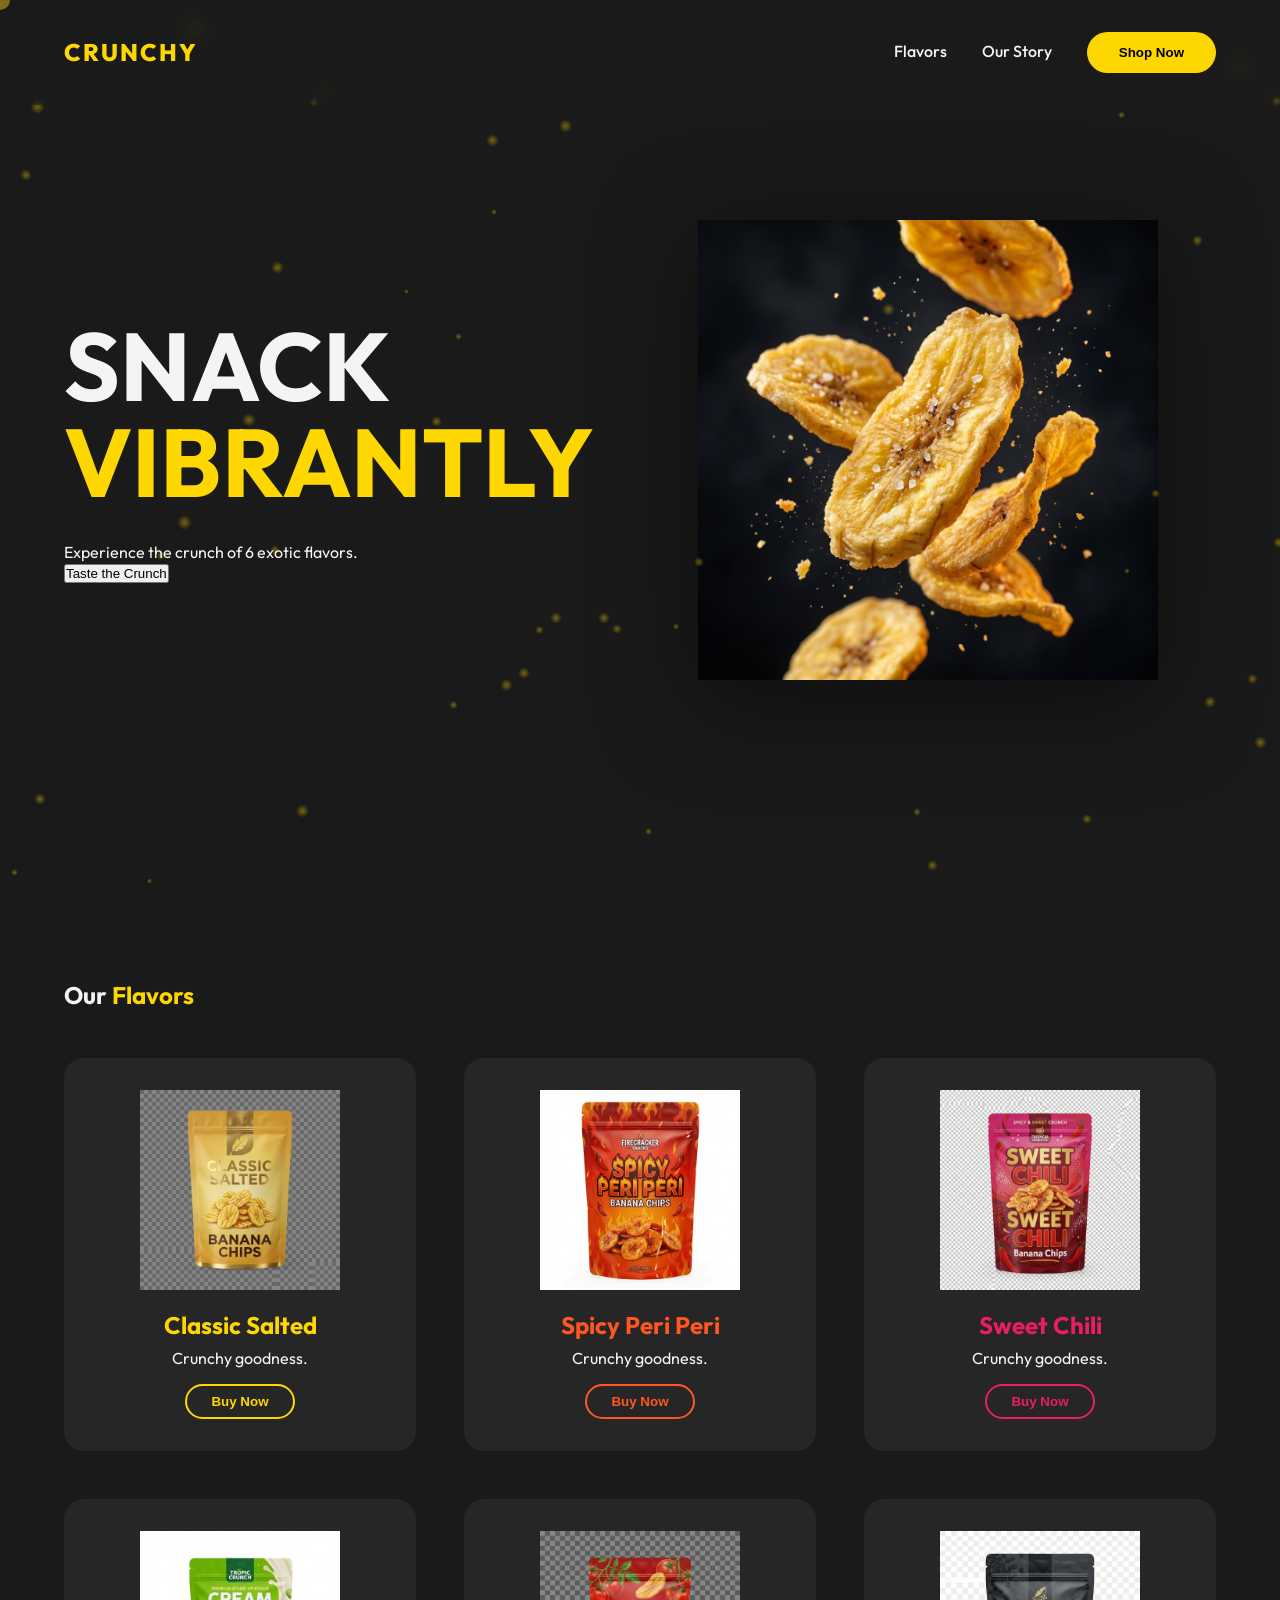
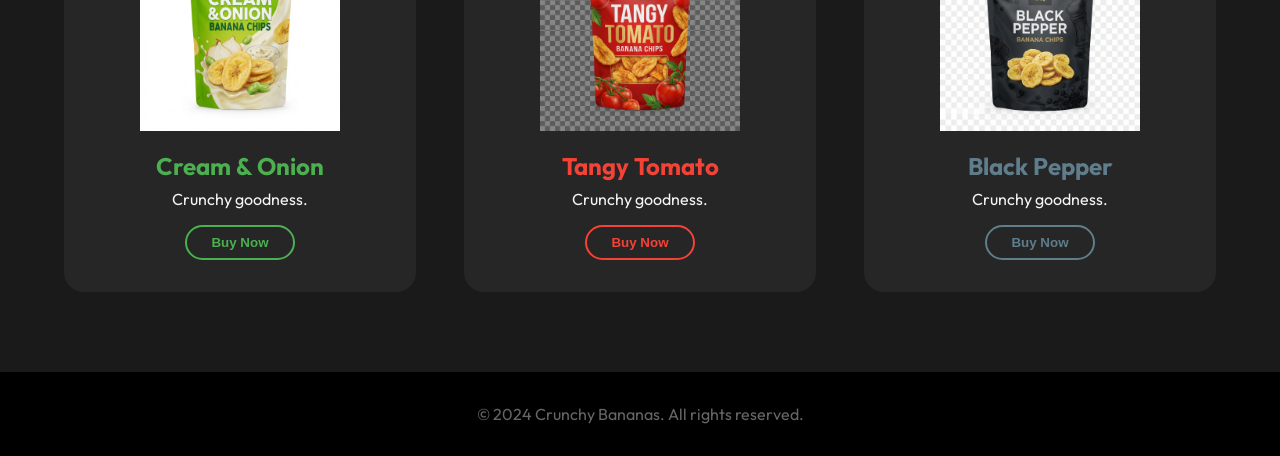
<file: banana-chips-site/index.html>
<!DOCTYPE html>
<html lang="en">
<head>
    <meta charset="UTF-8">
    <meta name="viewport" content="width=device-width, initial-scale=1.0">
    <title>Crunchy Bananas - Premium Chips</title>
    <link rel="stylesheet" href="styles.css">
    <link rel="preconnect" href="https://fonts.googleapis.com">
    <link rel="preconnect" href="https://fonts.gstatic.com" crossorigin>
    <link href="https://fonts.googleapis.com/css2?family=Outfit:wght@300;500;800&display=swap" rel="stylesheet">
</head>
<body>
    <div id="cursor-follower"></div>
    
    <nav>
        <div class="logo">CRUNCHY</div>
        <div class="links">
            <a href="#flavors">Flavors</a>
            <a href="#about">Our Story</a>
            <button class="cta-btn">Shop Now</button>
        </div>
    </nav>

    <header id="hero">
        <div class="hero-content">
            <h1>SNACK <br> <span class="highlight">VIBRANTLY</span></h1>
            <p>Experience the crunch of 6 exotic flavors.</p>
            <button class="main-cta">Taste the Crunch</button>
        </div>
        <div class="hero-visual">
            <img src="assets/hero_chips.png" alt="Floating Banana Chips" id="hero-img">
        </div>
    </header>

    <section id="flavors">
        <h2>Our <span class="highlight">Flavors</span></h2>
        <div class="flavor-grid">
            <!-- Flavors will be injected here by JS -->
        </div>
    </section>

    <section id="vfx-container">
        <!-- Particle canvas or elements -->
    </section>

    <footer>
        <p>&copy; 2024 Crunchy Bananas. All rights reserved.</p>
    </footer>

    <script src="script.js"></script>
</body>
</html>
</file>
<file: banana-chips-site/styles.css>
:root {
    --primary: #FFD700;
    --secondary: #4CAF50;
    --dark: #1a1a1a;
    --light: #f4f4f4;
    --font-main: 'Outfit', sans-serif;
}

* {
    margin: 0;
    padding: 0;
    box-sizing: border-box;
    cursor: none;
    /* Custom cursor */
}

body {
    background-color: var(--dark);
    color: var(--light);
    font-family: var(--font-main);
    overflow-x: hidden;
}

#cursor-follower {
    position: fixed;
    width: 20px;
    height: 20px;
    background: rgba(255, 215, 0, 0.5);
    border-radius: 50%;
    pointer-events: none;
    transform: translate(-50%, -50%);
    z-index: 9999;
    transition: transform 0.1s ease;
    mix-blend-mode: difference;
}

nav {
    display: flex;
    justify-content: space-between;
    align-items: center;
    padding: 2rem 5%;
    position: fixed;
    width: 100%;
    top: 0;
    z-index: 100;
    backdrop-filter: blur(10px);
}

.logo {
    font-weight: 800;
    font-size: 1.5rem;
    color: var(--primary);
    letter-spacing: 2px;
}

.links a {
    color: var(--light);
    text-decoration: none;
    margin-left: 2rem;
    font-weight: 500;
    transition: color 0.3s;
}

.links a:hover {
    color: var(--primary);
}

.cta-btn {
    background: var(--primary);
    border: none;
    padding: 0.8rem 2rem;
    border-radius: 50px;
    font-weight: 800;
    margin-left: 2rem;
    cursor: none;
    transition: transform 0.3s, box-shadow 0.3s;
    position: relative;
    overflow: hidden;
}

.cta-btn::after {
    content: '';
    position: absolute;
    top: 50%;
    left: 50%;
    width: 0;
    height: 0;
    background: rgba(255, 255, 255, 0.4);
    border-radius: 50%;
    transform: translate(-50%, -50%);
    transition: width 0.6s, height 0.6s;
}

.cta-btn:hover {
    transform: scale(1.1);
    box-shadow: 0 0 20px var(--primary);
}

.cta-btn:hover::after {
    width: 300px;
    height: 300px;
}

#hero {
    height: 100vh;
    display: flex;
    align-items: center;
    padding: 0 5%;
    position: relative;
    overflow: hidden;
}

.hero-content {
    flex: 1;
    z-index: 2;
}

h1 {
    font-size: 6rem;
    line-height: 1;
    margin-bottom: 2rem;
    opacity: 0;
    transform: translateY(50px);
    animation: slideUp 1s forwards 0.5s;
}

.highlight {
    color: var(--primary);
    -webkit-text-stroke: 2px transparent;
    /* Can add stroke effect here */
}

.hero-visual {
    flex: 1;
    position: relative;
    height: 100%;
    display: flex;
    justify-content: center;
    align-items: center;
}

#hero-img {
    width: 80%;
    filter: drop-shadow(0 20px 50px rgba(0, 0, 0, 0.5));
    animation: float 6s ease-in-out infinite;
}

@keyframes float {

    0%,
    100% {
        transform: translateY(0) rotate(0deg);
    }

    50% {
        transform: translateY(-20px) rotate(5deg);
    }
}

@keyframes slideUp {
    to {
        opacity: 1;
        transform: translateY(0);
    }
}

#flavors {
    padding: 5rem 5%;
    min-height: 100vh;
}

.flavor-grid {
    display: grid;
    grid-template-columns: repeat(auto-fit, minmax(300px, 1fr));
    gap: 3rem;
    margin-top: 3rem;
}

.flavor-card {
    background: rgba(255, 255, 255, 0.05);
    border-radius: 20px;
    padding: 2rem;
    text-align: center;
    transition: transform 0.4s, background 0.4s;
    position: relative;
    overflow: hidden;
}

.flavor-card:hover {
    transform: translateY(-10px);
    background: rgba(255, 255, 255, 0.1);
}

.flavor-img {
    width: 200px;
    height: 200px;
    object-fit: contain;
    margin-bottom: 1rem;
    transition: transform 0.5s;
}

.flavor-card:hover .flavor-img {
    transform: scale(1.2) rotate(10deg);
}

.flavor-title {
    font-size: 1.5rem;
    margin-bottom: 0.5rem;
}

.flavor-btn {
    margin-top: 1rem;
    padding: 0.5rem 1.5rem;
    background: transparent;
    border: 2px solid var(--primary);
    color: var(--primary);
    border-radius: 30px;
    font-weight: 600;
    transition: all 0.3s;
}

.flavor-btn:hover {
    background: var(--primary);
    color: var(--dark);
}


#vfx-container {
    position: fixed;
    top: 0;
    left: 0;
    width: 100%;
    height: 100%;
    pointer-events: none;
    z-index: 0;
    overflow: hidden;
}

.particle {
    position: absolute;
    background: radial-gradient(circle, rgba(255, 215, 0, 0.4) 0%, rgba(255, 255, 255, 0) 70%);
    border-radius: 50%;
    animation: floatParticle linear infinite;
}

@keyframes floatParticle {
    0% {
        transform: translateY(0) translateX(0);
        opacity: 0;
    }

    20% {
        opacity: 0.8;
    }

    100% {
        transform: translateY(-100vh) translateX(50px);
        opacity: 0;
    }
}

footer {
    text-align: center;
    padding: 2rem;
    background: black;
    color: #666;
    position: relative;
    z-index: 10;
}

/* Scroll reveal class */
.reveal {
    opacity: 0;
    transform: translateY(30px);
    transition: all 0.8s ease-out;
}

.reveal.active {
    opacity: 1;
    transform: translateY(0);
}
</file>
